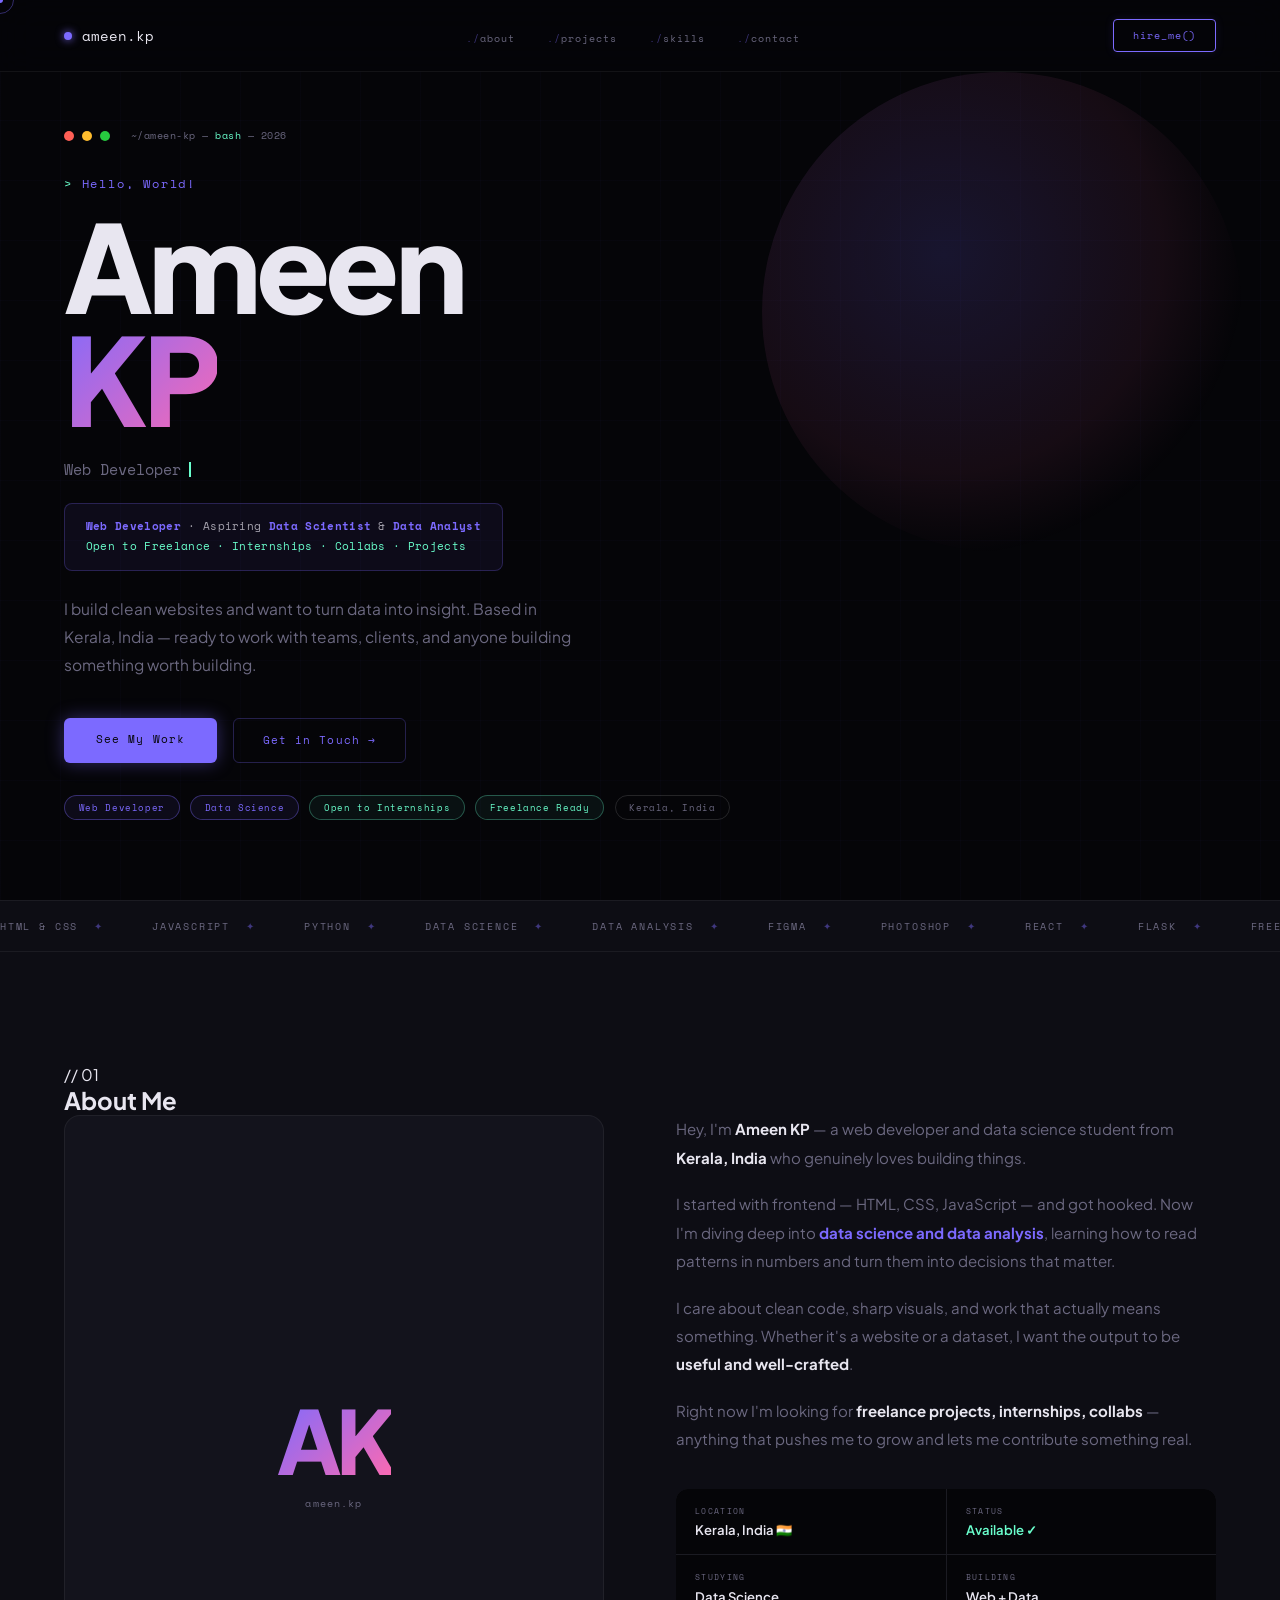
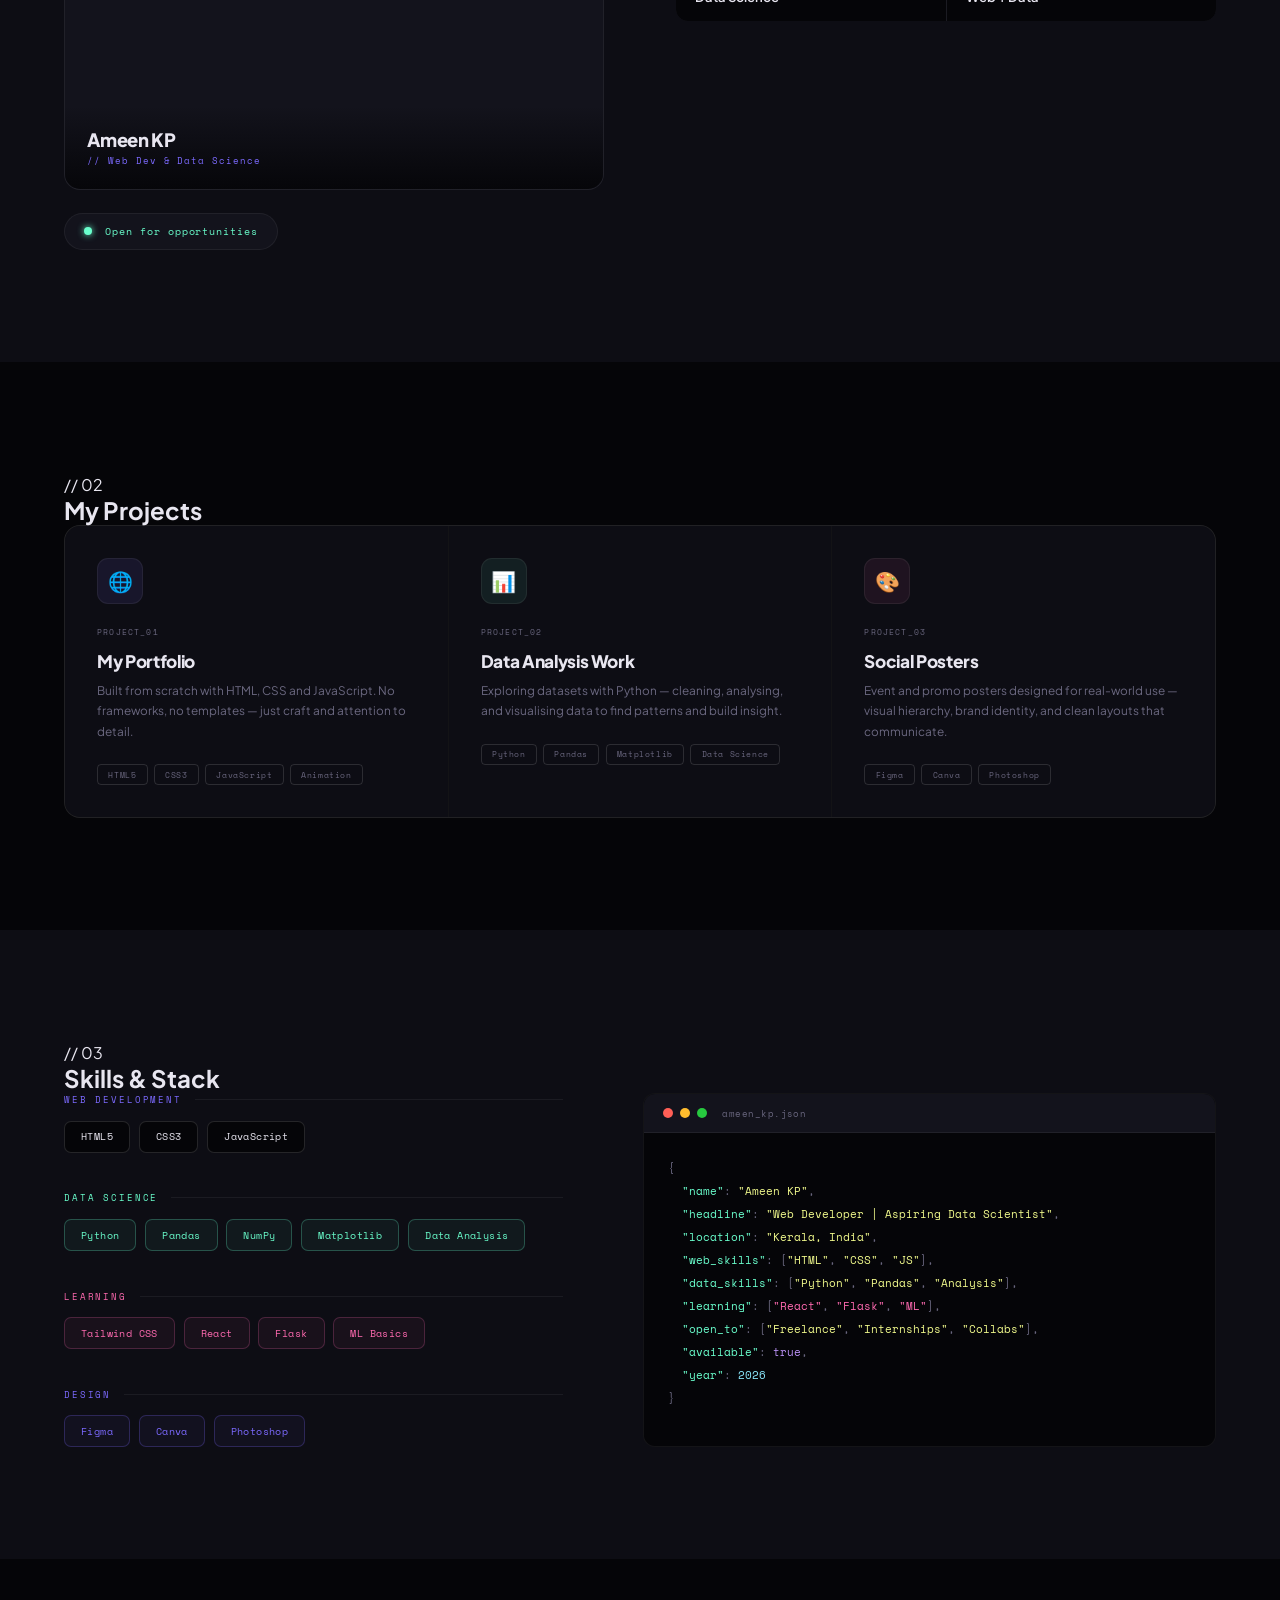
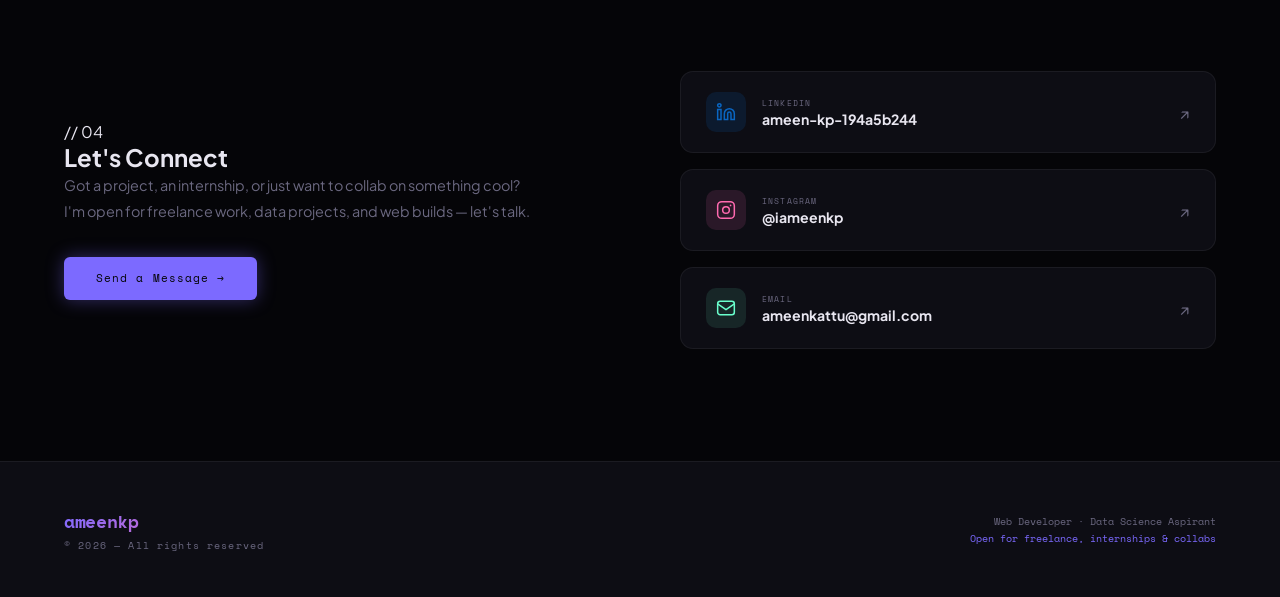
<file: index.html>
<!DOCTYPE html>
<html lang="en">
<head>
<meta charset="UTF-8">
<meta name="viewport" content="width=device-width, initial-scale=1.0">
<title>Ameen KP — Web Developer & Data Science Aspirant</title>
<link href="https://fonts.googleapis.com/css2?family=Space+Mono:wght@400;700&family=Plus+Jakarta+Sans:wght@400;500;600;700;800&display=swap" rel="stylesheet">
<link rel="stylesheet" href="style.css">
</head>
<body>

<div id="cur"></div>
<div id="cur-ring"></div>

<!-- NAV -->
<nav>
  <a href="#" class="nav-logo">
    <div class="nav-dot"></div> ameen.kp
  </a>
  <ul class="nav-links">
    <li><a href="#about">about</a></li>
    <li><a href="#projects">projects</a></li>
    <li><a href="#skills">skills</a></li>
    <li><a href="#contact">contact</a></li>
  </ul>
  <a href="mailto:ameenkattu@gmail.com" class="nav-btn">hire_me()</a>
</nav>

<!-- HERO -->
<section class="hero">
  <div class="hero-orb"></div>
  <div class="hero-inner">

    <div class="terminal-bar">
      <div class="t-dot r"></div>
      <div class="t-dot y"></div>
      <div class="t-dot g"></div>
      <span class="terminal-text">~/ameen-kp — <em>bash</em> — 2026</span>
    </div>

    <div class="hero-greeting">Hello, World!</div>

    <h1 class="hero-name">
      Ameen<br>
      <span class="grad">KP</span>
    </h1>

    <div class="hero-typewriter">
      <span id="typed"></span><span class="blink"></span>
    </div>

    <div class="headline-card">
      <p>
        <strong>Web Developer</strong> · Aspiring <strong>Data Scientist</strong> &amp; <strong>Data Analyst</strong><br>
        <em>Open to Freelance · Internships · Collabs · Projects</em>
      </p>
    </div>

    <p class="hero-desc">
      I build clean websites and want to turn data into insight. Based in Kerala, India — ready to work with teams, clients, and anyone building something worth building.
    </p>

    <div class="hero-actions">
      <a href="#projects" class="btn-neon">See My Work</a>
      <a href="#contact" class="btn-ghost">Get in Touch →</a>
    </div>

    <div class="hero-chips">
      <span class="chip v">Web Developer</span>
      <span class="chip v">Data Science</span>
      <span class="chip g">Open to Internships</span>
      <span class="chip g">Freelance Ready</span>
      <span class="chip">Kerala, India</span>
    </div>

  </div>
</section>

<!-- MARQUEE -->
<div class="marquee-wrap">
  <div class="marquee-inner">
    <span class="m-item">HTML &amp; CSS <span>✦</span></span>
    <span class="m-item">JavaScript <span>✦</span></span>
    <span class="m-item">Python <span>✦</span></span>
    <span class="m-item">Data Science <span>✦</span></span>
    <span class="m-item">Data Analysis <span>✦</span></span>
    <span class="m-item">Figma <span>✦</span></span>
    <span class="m-item">Photoshop <span>✦</span></span>
    <span class="m-item">React <span>✦</span></span>
    <span class="m-item">Flask <span>✦</span></span>
    <span class="m-item">Freelance <span>✦</span></span>
    <span class="m-item">Internships <span>✦</span></span>
    <span class="m-item">Collabs <span>✦</span></span>
    <span class="m-item">HTML &amp; CSS <span>✦</span></span>
    <span class="m-item">JavaScript <span>✦</span></span>
    <span class="m-item">Python <span>✦</span></span>
    <span class="m-item">Data Science <span>✦</span></span>
    <span class="m-item">Data Analysis <span>✦</span></span>
    <span class="m-item">Figma <span>✦</span></span>
    <span class="m-item">Photoshop <span>✦</span></span>
    <span class="m-item">React <span>✦</span></span>
    <span class="m-item">Flask <span>✦</span></span>
    <span class="m-item">Freelance <span>✦</span></span>
    <span class="m-item">Internships <span>✦</span></span>
    <span class="m-item">Collabs <span>✦</span></span>
  </div>
</div>

<!-- ABOUT -->
<section class="about-section reveal" id="about">
  <div class="s-num">// 01</div>
  <h2 class="s-title">About <span>Me</span></h2>

  <div class="about-grid">
    <div class="avatar-block">
      <div class="avatar-card">
        <div class="avatar-initials-wrap">
          <div class="avatar-letters">AK</div>
          <div class="avatar-sub">ameen.kp</div>
        </div>
        <div class="avatar-overlay">
          <div class="avatar-name">Ameen KP</div>
          <div class="avatar-role">// Web Dev &amp; Data Science</div>
        </div>
      </div>
      <div class="status-pill">
        <div class="status-dot"></div>
        <span class="status-text">Open for opportunities</span>
      </div>
    </div>

    <div class="about-text">
      <p>Hey, I'm <strong>Ameen KP</strong> — a web developer and data science student from <strong>Kerala, India</strong> who genuinely loves building things.</p>
      <p>I started with frontend — HTML, CSS, JavaScript — and got hooked. Now I'm diving deep into <strong class="hi">data science and data analysis</strong>, learning how to read patterns in numbers and turn them into decisions that matter.</p>
      <p>I care about clean code, sharp visuals, and work that actually means something. Whether it's a website or a dataset, I want the output to be <strong>useful and well-crafted</strong>.</p>
      <p>Right now I'm looking for <strong>freelance projects, internships, collabs</strong> — anything that pushes me to grow and lets me contribute something real.</p>

      <div class="info-cells">
        <div class="info-cell">
          <div class="ic-label">Location</div>
          <div class="ic-val">Kerala, India 🇮🇳</div>
        </div>
        <div class="info-cell">
          <div class="ic-label">Status</div>
          <div class="ic-val" style="color:var(--neon3)">Available ✓</div>
        </div>
        <div class="info-cell">
          <div class="ic-label">Studying</div>
          <div class="ic-val">Data Science</div>
        </div>
        <div class="info-cell">
          <div class="ic-label">Building</div>
          <div class="ic-val">Web + Data</div>
        </div>
      </div>
    </div>
  </div>
</section>

<!-- PROJECTS -->
<section class="projects-section reveal" id="projects">
  <div class="s-num">// 02</div>
  <h2 class="s-title">My <span>Projects</span></h2>

  <div class="projects-grid">
    <div class="pj-card reveal">
      <div class="pj-icon c1">🌐</div>
      <div class="pj-ref">PROJECT_01</div>
      <div class="pj-title">My Portfolio</div>
      <div class="pj-desc">Built from scratch with HTML, CSS and JavaScript. No frameworks, no templates — just craft and attention to detail.</div>
      <div class="pj-tags">
        <span class="pj-tag">HTML5</span>
        <span class="pj-tag">CSS3</span>
        <span class="pj-tag">JavaScript</span>
        <span class="pj-tag">Animation</span>
      </div>
    </div>

    <div class="pj-card reveal">
      <div class="pj-icon c2">📊</div>
      <div class="pj-ref">PROJECT_02</div>
      <div class="pj-title">Data Analysis Work</div>
      <div class="pj-desc">Exploring datasets with Python — cleaning, analysing, and visualising data to find patterns and build insight.</div>
      <div class="pj-tags">
        <span class="pj-tag">Python</span>
        <span class="pj-tag">Pandas</span>
        <span class="pj-tag">Matplotlib</span>
        <span class="pj-tag">Data Science</span>
      </div>
    </div>

    <div class="pj-card reveal">
      <div class="pj-icon c3">🎨</div>
      <div class="pj-ref">PROJECT_03</div>
      <div class="pj-title">Social Posters</div>
      <div class="pj-desc">Event and promo posters designed for real-world use — visual hierarchy, brand identity, and clean layouts that communicate.</div>
      <div class="pj-tags">
        <span class="pj-tag">Figma</span>
        <span class="pj-tag">Canva</span>
        <span class="pj-tag">Photoshop</span>
      </div>
    </div>
  </div>
</section>

<!-- SKILLS -->
<section class="skills-section reveal" id="skills">
  <div class="s-num">// 03</div>
  <h2 class="s-title">Skills &amp; <span>Stack</span></h2>

  <div class="skills-wrap">
    <div class="skill-groups">
      <div>
        <div class="sg-label">Web Development</div>
        <div class="skill-pills">
          <span class="sp">HTML5</span>
          <span class="sp">CSS3</span>
          <span class="sp">JavaScript</span>
        </div>
      </div>
      <div>
        <div class="sg-label green">Data Science</div>
        <div class="skill-pills">
          <span class="sp ds">Python</span>
          <span class="sp ds">Pandas</span>
          <span class="sp ds">NumPy</span>
          <span class="sp ds">Matplotlib</span>
          <span class="sp ds">Data Analysis</span>
        </div>
      </div>
      <div>
        <div class="sg-label pink">Learning</div>
        <div class="skill-pills">
          <span class="sp learn">Tailwind CSS</span>
          <span class="sp learn">React</span>
          <span class="sp learn">Flask</span>
          <span class="sp learn">ML Basics</span>
        </div>
      </div>
      <div>
        <div class="sg-label" style="color:var(--neon)">Design</div>
        <div class="skill-pills">
          <span class="sp design">Figma</span>
          <span class="sp design">Canva</span>
          <span class="sp design">Photoshop</span>
        </div>
      </div>
    </div>

    <div class="code-block">
      <div class="cb-top">
        <div class="cb-dot r"></div>
        <div class="cb-dot y"></div>
        <div class="cb-dot g"></div>
        <span class="cb-file">ameen_kp.json</span>
      </div>
      <div class="cb-body">
        <div><span class="c-m">{</span></div>
        <div>&nbsp;&nbsp;<span class="c-b">"name"</span><span class="c-m">: </span><span class="c-v">"Ameen KP"</span><span class="c-m">,</span></div>
        <div>&nbsp;&nbsp;<span class="c-b">"headline"</span><span class="c-m">: </span><span class="c-v">"Web Developer | Aspiring Data Scientist"</span><span class="c-m">,</span></div>
        <div>&nbsp;&nbsp;<span class="c-b">"location"</span><span class="c-m">: </span><span class="c-v">"Kerala, India"</span><span class="c-m">,</span></div>
        <div>&nbsp;&nbsp;<span class="c-b">"web_skills"</span><span class="c-m">: [</span><span class="c-v">"HTML"</span><span class="c-m">, </span><span class="c-v">"CSS"</span><span class="c-m">, </span><span class="c-v">"JS"</span><span class="c-m">],</span></div>
        <div>&nbsp;&nbsp;<span class="c-b">"data_skills"</span><span class="c-m">: [</span><span class="c-v">"Python"</span><span class="c-m">, </span><span class="c-v">"Pandas"</span><span class="c-m">, </span><span class="c-v">"Analysis"</span><span class="c-m">],</span></div>
        <div>&nbsp;&nbsp;<span class="c-b">"learning"</span><span class="c-m">: [</span><span class="c-s">"React"</span><span class="c-m">, </span><span class="c-s">"Flask"</span><span class="c-m">, </span><span class="c-s">"ML"</span><span class="c-m">],</span></div>
        <div>&nbsp;&nbsp;<span class="c-b">"open_to"</span><span class="c-m">: [</span><span class="c-v">"Freelance"</span><span class="c-m">, </span><span class="c-v">"Internships"</span><span class="c-m">, </span><span class="c-v">"Collabs"</span><span class="c-m">],</span></div>
        <div>&nbsp;&nbsp;<span class="c-b">"available"</span><span class="c-m">: </span><span class="c-k">true</span><span class="c-m">,</span></div>
        <div>&nbsp;&nbsp;<span class="c-b">"year"</span><span class="c-m">: </span><span class="c-t">2026</span></div>
        <div><span class="c-m">}</span></div>
      </div>
    </div>
  </div>
</section>

<!-- CONTACT -->
<section class="contact-section reveal" id="contact">
  <div class="contact-grid">
    <div>
      <div class="s-num">// 04</div>
      <h2 class="s-title">Let's <span>Connect</span></h2>
      <p class="contact-tagline">
        Got a project, an internship, or just want to collab on something cool?<br>
        I'm open for freelance work, data projects, and web builds — let's talk.
      </p>
      <a href="mailto:ameenkattu@gmail.com" class="btn-neon">Send a Message →</a>
    </div>

    <div class="contact-links">

      <!-- LinkedIn -->
      <a href="https://linkedin.com/in/ameen-kp-194a5b244" target="_blank" class="cl-card">
        <div class="cl-left">
          <div class="cl-icon li">
            <svg viewBox="0 0 24 24" fill="none" xmlns="http://www.w3.org/2000/svg">
              <rect width="24" height="24" rx="4" fill="none"/>
              <path d="M16 8a6 6 0 0 1 6 6v7h-4v-7a2 2 0 0 0-2-2 2 2 0 0 0-2 2v7h-4v-7a6 6 0 0 1 6-6z" stroke="#0a66c2" stroke-width="1.8" fill="none"/>
              <rect x="2" y="9" width="4" height="12" stroke="#0a66c2" stroke-width="1.8" fill="none"/>
              <circle cx="4" cy="4" r="2" stroke="#0a66c2" stroke-width="1.8" fill="none"/>
            </svg>
          </div>
          <div>
            <div class="cl-platform">LinkedIn</div>
            <div class="cl-handle">ameen-kp-194a5b244</div>
          </div>
        </div>
        <div class="cl-arrow">↗</div>
      </a>

      <!-- Instagram -->
      <a href="https://instagram.com/iameenkp" target="_blank" class="cl-card">
        <div class="cl-left">
          <div class="cl-icon ig">
            <svg viewBox="0 0 24 24" fill="none" xmlns="http://www.w3.org/2000/svg">
              <rect x="2" y="2" width="20" height="20" rx="5" stroke="#ff6ab0" stroke-width="1.8" fill="none"/>
              <circle cx="12" cy="12" r="4" stroke="#ff6ab0" stroke-width="1.8" fill="none"/>
              <circle cx="17.5" cy="6.5" r="1" fill="#ff6ab0"/>
            </svg>
          </div>
          <div>
            <div class="cl-platform">Instagram</div>
            <div class="cl-handle">@iameenkp</div>
          </div>
        </div>
        <div class="cl-arrow">↗</div>
      </a>

      <!-- Email -->
      <a href="mailto:ameenkattu@gmail.com" class="cl-card">
        <div class="cl-left">
          <div class="cl-icon em">
            <svg viewBox="0 0 24 24" fill="none" xmlns="http://www.w3.org/2000/svg">
              <rect x="2" y="4" width="20" height="16" rx="3" stroke="#6affcd" stroke-width="1.8" fill="none"/>
              <path d="M2 7l10 7 10-7" stroke="#6affcd" stroke-width="1.8" stroke-linejoin="round"/>
            </svg>
          </div>
          <div>
            <div class="cl-platform">Email</div>
            <div class="cl-handle">ameenkattu@gmail.com</div>
          </div>
        </div>
        <div class="cl-arrow">↗</div>
      </a>

    </div>
  </div>
</section>

<!-- FOOTER -->
<footer>
  <div class="footer-inner">
    <div class="footer-brand">
      <div class="footer-name">ameenkp</div>
      <div class="footer-year">© 2026 — All rights reserved</div>
    </div>
    <div class="footer-copy">
      Web Developer · Data Science Aspirant<br>
      <span>Open for freelance, internships &amp; collabs</span>
    </div>
  </div>
</footer>
<script src="script.js"></script>
</body>
</html>
</file>
<file: style.css>
:root {
  --bg: #050508;
  --surface: #0d0d14;
  --surface2: #13131c;
  --border: rgba(255,255,255,0.06);
  --border2: rgba(255,255,255,0.13);
  --text: #e8e6f0;
  --muted: #6b6880;
  --neon: #7c6aff;
  --neon2: #ff6ab0;
  --neon3: #6affcd;
}
*, *::before, *::after { box-sizing: border-box; margin: 0; padding: 0; }
html { scroll-behavior: smooth; }
body { background: var(--bg); color: var(--text); font-family: 'Plus Jakarta Sans', sans-serif; overflow-x: hidden; cursor: none; }

#cur { position: fixed; width: 6px; height: 6px; background: var(--neon); border-radius: 50%; pointer-events: none; z-index: 9999; transform: translate(-50%,-50%); }
#cur-ring { position: fixed; width: 28px; height: 28px; border: 1px solid var(--neon); border-radius: 50%; pointer-events: none; z-index: 9998; transform: translate(-50%,-50%); transition: all 0.14s ease; opacity: 0.4; }

body::before {
  content: '';
  position: fixed; inset: 0;
  background-image: linear-gradient(rgba(124,106,255,0.025) 1px, transparent 1px), linear-gradient(90deg, rgba(124,106,255,0.025) 1px, transparent 1px);
  background-size: 60px 60px;
  pointer-events: none; z-index: 0;
}

/* NAV */
nav {
  position: fixed; top: 0; left: 0; right: 0; z-index: 500;
  display: flex; align-items: center; justify-content: space-between;
  padding: 1.2rem 5vw;
  background: rgba(5,5,8,0.88);
  backdrop-filter: blur(18px);
  border-bottom: 1px solid var(--border);
}
.nav-logo { font-family: 'Space Mono', monospace; font-size: 0.88rem; color: var(--text); text-decoration: none; display: flex; align-items: center; gap: 0.6rem; }
.nav-dot { width: 8px; height: 8px; background: var(--neon); border-radius: 50%; box-shadow: 0 0 8px var(--neon); animation: glow-pulse 2.2s ease-in-out infinite; }
@keyframes glow-pulse { 0%,100%{ box-shadow: 0 0 6px var(--neon); opacity:1; } 50%{ box-shadow: 0 0 18px var(--neon); opacity:0.6; } }
.nav-links { display: flex; gap: 2rem; list-style: none; }
.nav-links a { font-family: 'Space Mono', monospace; font-size: 0.63rem; letter-spacing: 0.1em; color: var(--muted); text-decoration: none; transition: color 0.2s; }
.nav-links a:hover { color: var(--neon); }
.nav-links a::before { content: './'; color: var(--neon); opacity: 0.45; }
.nav-btn { font-family: 'Space Mono', monospace; font-size: 0.63rem; letter-spacing: 0.1em; color: var(--neon); border: 1px solid var(--neon); padding: 0.5rem 1.2rem; text-decoration: none; border-radius: 4px; transition: all 0.2s; box-shadow: 0 0 10px rgba(124,106,255,0.12); }
.nav-btn:hover { background: var(--neon); color: var(--bg); box-shadow: 0 0 22px rgba(124,106,255,0.45); }

/* HERO */
.hero { position: relative; min-height: 100vh; display: flex; align-items: center; padding: 8rem 5vw 5rem; z-index: 1; }
.hero-orb { position: absolute; top: 8%; right: 3%; width: 480px; height: 480px; border-radius: 50%; background: radial-gradient(circle at 38% 38%, rgba(124,106,255,0.16), rgba(255,106,176,0.07) 52%, transparent 72%); pointer-events: none; animation: orb-drift 9s ease-in-out infinite; }
@keyframes orb-drift { 0%,100%{ transform: translateY(0) scale(1); } 50%{ transform: translateY(-28px) scale(1.04); } }
.hero-inner { max-width: 860px; }

.terminal-bar { display: flex; align-items: center; gap: 0.5rem; margin-bottom: 2rem; opacity: 0; animation: rise 0.6s ease 0.1s forwards; }
.t-dot { width: 10px; height: 10px; border-radius: 50%; }
.t-dot.r { background: #ff5f56; } .t-dot.y { background: #ffbd2e; } .t-dot.g { background: #27c93f; }
.terminal-text { font-family: 'Space Mono', monospace; font-size: 0.63rem; color: var(--muted); margin-left: 0.8rem; letter-spacing: 0.05em; }
.terminal-text em { color: var(--neon3); font-style: normal; }

.hero-greeting { font-family: 'Space Mono', monospace; font-size: 0.75rem; color: var(--neon); letter-spacing: 0.15em; margin-bottom: 1rem; opacity: 0; animation: rise 0.6s ease 0.2s forwards; }
.hero-greeting::before { content: '> '; color: var(--neon3); }

.hero-name { font-family: 'Plus Jakarta Sans', sans-serif; font-weight: 800; font-size: clamp(3.8rem, 9.5vw, 8.5rem); line-height: 0.93; letter-spacing: -0.04em; opacity: 0; animation: rise 0.7s ease 0.3s forwards; }
.hero-name .grad { background: linear-gradient(135deg, var(--neon), var(--neon2)); -webkit-background-clip: text; -webkit-text-fill-color: transparent; background-clip: text; }

.hero-typewriter { font-family: 'Space Mono', monospace; font-size: clamp(0.72rem, 1.4vw, 0.95rem); color: var(--muted); margin-top: 1.5rem; display: flex; align-items: center; gap: 0.5rem; opacity: 0; animation: rise 0.7s ease 0.45s forwards; }
.blink { display: inline-block; width: 2px; height: 1em; background: var(--neon3); animation: blink-anim 1s step-end infinite; vertical-align: text-bottom; }
@keyframes blink-anim { 50%{ opacity: 0; } }

.headline-card { margin-top: 1.4rem; display: inline-block; background: rgba(124,106,255,0.07); border: 1px solid rgba(124,106,255,0.25); border-radius: 8px; padding: 0.85rem 1.3rem; opacity: 0; animation: rise 0.7s ease 0.58s forwards; }
.headline-card p { font-family: 'Space Mono', monospace; font-size: 0.66rem; line-height: 1.85; color: rgba(232,230,240,0.7); letter-spacing: 0.03em; }
.headline-card p strong { color: var(--neon); }
.headline-card p em { color: var(--neon3); font-style: normal; }

.hero-desc { font-size: 0.97rem; line-height: 1.82; color: var(--muted); max-width: 510px; margin-top: 1.5rem; opacity: 0; animation: rise 0.7s ease 0.7s forwards; }

.hero-actions { display: flex; gap: 1rem; margin-top: 2.4rem; flex-wrap: wrap; opacity: 0; animation: rise 0.7s ease 0.82s forwards; }
.btn-neon { font-family: 'Space Mono', monospace; font-size: 0.68rem; letter-spacing: 0.1em; color: var(--bg); background: var(--neon); padding: 0.85rem 2rem; border-radius: 6px; text-decoration: none; box-shadow: 0 0 18px rgba(124,106,255,0.38); transition: all 0.22s; display: inline-block; }
.btn-neon:hover { transform: translateY(-3px); box-shadow: 0 0 36px rgba(124,106,255,0.58); }
.btn-ghost { font-family: 'Space Mono', monospace; font-size: 0.68rem; letter-spacing: 0.1em; color: var(--neon); border: 1px solid rgba(124,106,255,0.28); padding: 0.85rem 1.8rem; border-radius: 6px; text-decoration: none; transition: all 0.22s; }
.btn-ghost:hover { border-color: var(--neon); background: rgba(124,106,255,0.07); transform: translateY(-3px); }

.hero-chips { display: flex; flex-wrap: wrap; gap: 0.65rem; margin-top: 2rem; opacity: 0; animation: rise 0.7s ease 0.96s forwards; }
.chip { font-family: 'Space Mono', monospace; font-size: 0.58rem; letter-spacing: 0.07em; padding: 0.32rem 0.85rem; border: 1px solid var(--border2); border-radius: 100px; color: var(--muted); transition: all 0.2s; }
.chip.v { border-color: rgba(124,106,255,0.38); color: var(--neon); background: rgba(124,106,255,0.07); }
.chip.g { border-color: rgba(106,255,205,0.3); color: var(--neon3); background: rgba(106,255,205,0.05); }

@keyframes rise { from { opacity: 0; transform: translateY(18px); } to { opacity: 1; transform: translateY(0); } }

/* MARQUEE */
.marquee-wrap { border-top: 1px solid var(--border); border-bottom: 1px solid var(--border); padding: 1.1rem 0; overflow: hidden; position: relative; z-index: 1; background: var(--surface); }
.marquee-inner { display: flex; gap: 3rem; animation: scroll-left 22s linear infinite; width: max-content; }
.m-item { font-family: 'Space Mono', monospace; font-size: 0.63rem; letter-spacing: 0.18em; text-transform: uppercase; color: var(--muted); white-space: nowrap; display: flex; align-items: center; gap: 1rem; }
.m-item span { color: var(--neon); opacity: 0.45; }
@keyframes scroll-left { from { transform: translateX(0); } to { transform: translateX(-50%); } }

/* ABOUT */
.about-section { background: var(--surface); padding: 7rem 5vw; position: relative; z-index: 1; }
.about-grid { display: grid; grid-template-columns: 1fr 1fr; gap: 4.5rem; align-items: start; }

.avatar-block { display: flex; flex-direction: column; gap: 1.4rem; }
.avatar-card { background: var(--surface2); border: 1px solid var(--border); border-radius: 16px; overflow: hidden; position: relative; aspect-ratio: 4/5; display: flex; align-items: center; justify-content: center; }
.avatar-initials-wrap { display: flex; flex-direction: column; align-items: center; gap: 0.8rem; }
.avatar-letters { font-family: 'Plus Jakarta Sans', sans-serif; font-weight: 800; font-size: 5.5rem; letter-spacing: -0.06em; background: linear-gradient(135deg, var(--neon), var(--neon2)); -webkit-background-clip: text; -webkit-text-fill-color: transparent; background-clip: text; line-height: 1; }
.avatar-sub { font-family: 'Space Mono', monospace; font-size: 0.6rem; color: var(--muted); letter-spacing: 0.12em; }
.avatar-overlay { position: absolute; bottom: 0; left: 0; right: 0; padding: 1.4rem; background: linear-gradient(to top, rgba(5,5,8,0.92), transparent); }
.avatar-name { font-weight: 800; font-size: 1.15rem; letter-spacing: -0.02em; }
.avatar-role { font-family: 'Space Mono', monospace; font-size: 0.58rem; color: var(--neon); margin-top: 0.2rem; letter-spacing: 0.1em; }

.status-pill { display: flex; align-items: center; gap: 0.8rem; background: var(--surface2); border: 1px solid var(--border); border-radius: 100px; padding: 0.65rem 1.2rem; width: fit-content; }
.status-dot { width: 8px; height: 8px; background: var(--neon3); border-radius: 50%; box-shadow: 0 0 7px var(--neon3); animation: glow-pulse 2s infinite; }
.status-text { font-family: 'Space Mono', monospace; font-size: 0.6rem; color: var(--neon3); letter-spacing: 0.1em; }

.about-text p { font-size: 0.94rem; line-height: 1.88; color: var(--muted); margin-bottom: 1.15rem; }
.about-text p strong { color: var(--text); font-weight: 700; }
.about-text p .hi { color: var(--neon); }

.info-cells { display: grid; grid-template-columns: 1fr 1fr; gap: 1px; background: var(--border); border-radius: 12px; overflow: hidden; margin-top: 2.2rem; }
.info-cell { background: var(--bg); padding: 1rem 1.2rem; }
.ic-label { font-family: 'Space Mono', monospace; font-size: 0.53rem; letter-spacing: 0.15em; text-transform: uppercase; color: var(--muted); margin-bottom: 0.3rem; }
.ic-val { font-size: 0.82rem; font-weight: 600; color: var(--text); }

/* PROJECTS */
.projects-section { background: var(--bg); padding: 7rem 5vw; position: relative; z-index: 1; }
.projects-grid { display: grid; grid-template-columns: repeat(3,1fr); gap: 1px; background: var(--border); border: 1px solid var(--border); border-radius: 16px; overflow: hidden; }
.pj-card { background: var(--surface); padding: 2rem; position: relative; overflow: hidden; transition: background 0.28s; cursor: none; }
.pj-card:hover { background: var(--surface2); }
.pj-card::before { content: ''; position: absolute; top: 0; left: 0; right: 0; height: 2px; background: linear-gradient(90deg, var(--neon), var(--neon2)); transform: scaleX(0); transform-origin: left; transition: transform 0.38s cubic-bezier(0.16,1,0.3,1); }
.pj-card:hover::before { transform: scaleX(1); }
.pj-icon { width: 46px; height: 46px; border-radius: 11px; display: flex; align-items: center; justify-content: center; font-size: 1.25rem; margin-bottom: 1.4rem; border: 1px solid var(--border); }
.pj-icon.c1 { background: rgba(124,106,255,0.1); }
.pj-icon.c2 { background: rgba(106,255,205,0.08); }
.pj-icon.c3 { background: rgba(255,106,176,0.08); }
.pj-ref { font-family: 'Space Mono', monospace; font-size: 0.53rem; letter-spacing: 0.14em; color: var(--muted); margin-bottom: 0.75rem; }
.pj-title { font-weight: 800; font-size: 1.08rem; letter-spacing: -0.02em; margin-bottom: 0.55rem; }
.pj-desc { font-size: 0.74rem; color: var(--muted); line-height: 1.72; margin-bottom: 1.4rem; }
.pj-tags { display: flex; flex-wrap: wrap; gap: 0.38rem; }
.pj-tag { font-family: 'Space Mono', monospace; font-size: 0.53rem; letter-spacing: 0.07em; padding: 0.22rem 0.65rem; border-radius: 4px; border: 1px solid var(--border2); color: var(--muted); }

/* SKILLS */
.skills-section { background: var(--surface); padding: 7rem 5vw; position: relative; z-index: 1; }
.skills-wrap { display: grid; grid-template-columns: 1fr 1.15fr; gap: 5rem; }
.skill-groups { display: flex; flex-direction: column; gap: 2.4rem; }
.sg-label { font-family: 'Space Mono', monospace; font-size: 0.58rem; letter-spacing: 0.2em; text-transform: uppercase; color: var(--neon); margin-bottom: 0.9rem; display: flex; align-items: center; gap: 0.8rem; }
.sg-label::after { content: ''; flex: 1; height: 1px; background: var(--border); }
.sg-label.pink { color: var(--neon2); }
.sg-label.green { color: var(--neon3); }
.skill-pills { display: flex; flex-wrap: wrap; gap: 0.55rem; }
.sp { font-family: 'Space Mono', monospace; font-size: 0.63rem; letter-spacing: 0.04em; padding: 0.48rem 1rem; background: var(--bg); border: 1px solid var(--border2); border-radius: 7px; color: var(--text); transition: all 0.2s; }
.sp:hover { border-color: var(--neon); color: var(--neon); background: rgba(124,106,255,0.06); transform: translateY(-2px); }
.sp.ds { border-color: rgba(106,255,205,0.25); color: var(--neon3); background: rgba(106,255,205,0.05); }
.sp.learn { border-color: rgba(255,106,176,0.22); color: var(--neon2); background: rgba(255,106,176,0.05); }
.sp.design { border-color: rgba(124,106,255,0.25); color: var(--neon); background: rgba(124,106,255,0.05); }

.code-block { background: var(--bg); border: 1px solid var(--border); border-radius: 12px; overflow: hidden; font-family: 'Space Mono', monospace; font-size: 0.7rem; }
.cb-top { background: var(--surface2); border-bottom: 1px solid var(--border); padding: 0.78rem 1.2rem; display: flex; align-items: center; gap: 0.45rem; }
.cb-dot { width: 10px; height: 10px; border-radius: 50%; }
.cb-dot.r { background: #ff5f56; } .cb-dot.y { background: #ffbd2e; } .cb-dot.g { background: #27c93f; }
.cb-file { font-size: 0.58rem; color: var(--muted); margin-left: 0.5rem; letter-spacing: 0.05em; }
.cb-body { padding: 1.5rem; line-height: 2.05; }
.c-k { color: #bd93f9; } .c-s { color: var(--neon2); } .c-v { color: #f1fa8c; } .c-b { color: var(--neon3); } .c-m { color: var(--muted); } .c-t { color: #8be9fd; }

/* CONTACT */
.contact-section { background: var(--bg); padding: 7rem 5vw; position: relative; z-index: 1; }
.contact-grid { display: grid; grid-template-columns: 1fr 1fr; gap: 5rem; align-items: center; }
.contact-tagline { font-size: 0.9rem; color: var(--muted); line-height: 1.82; margin-bottom: 2rem; }
.contact-links { display: flex; flex-direction: column; gap: 1rem; }
.cl-card { display: flex; align-items: center; justify-content: space-between; background: var(--surface); border: 1px solid var(--border); border-radius: 13px; padding: 1.25rem 1.55rem; text-decoration: none; transition: all 0.24s; cursor: none; }
.cl-card:hover { border-color: var(--neon); background: rgba(124,106,255,0.05); transform: translateX(5px); }
.cl-left { display: flex; align-items: center; gap: 1rem; }
.cl-icon { width: 40px; height: 40px; border-radius: 10px; display: flex; align-items: center; justify-content: center; flex-shrink: 0; }
.cl-icon svg { width: 20px; height: 20px; }
.cl-icon.li { background: rgba(10,102,194,0.15); }
.cl-icon.ig { background: rgba(255,106,176,0.12); }
.cl-icon.em { background: rgba(106,255,205,0.1); }
.cl-platform { font-family: 'Space Mono', monospace; font-size: 0.53rem; letter-spacing: 0.14em; text-transform: uppercase; color: var(--muted); }
.cl-handle { font-weight: 700; font-size: 0.88rem; color: var(--text); margin-top: 0.12rem; }
.cl-arrow { color: var(--muted); font-size: 1rem; transition: all 0.2s; }
.cl-card:hover .cl-arrow { color: var(--neon); transform: translate(4px,-4px); }

/* FOOTER */
footer { border-top: 1px solid var(--border); padding: 2.8rem 5vw; position: relative; z-index: 1; background: var(--surface); }
.footer-inner { display: flex; align-items: center; justify-content: space-between; flex-wrap: wrap; gap: 1.5rem; }
.footer-brand { font-family: 'Space Mono', monospace; }
.footer-name { font-size: 1.15rem; font-weight: 700; letter-spacing: -0.02em; background: linear-gradient(135deg, var(--neon), var(--neon2)); -webkit-background-clip: text; -webkit-text-fill-color: transparent; background-clip: text; }
.footer-year { font-size: 0.6rem; color: var(--muted); letter-spacing: 0.12em; margin-top: 0.2rem; }
.footer-copy { font-family: 'Space Mono', monospace; font-size: 0.6rem; color: var(--muted); text-align: right; line-height: 1.8; }
.footer-copy span { color: var(--neon); }

/* REVEAL */
.reveal { opacity: 0; transform: translateY(26px); transition: opacity 0.78s ease, transform 0.78s ease; }
.reveal.on { opacity: 1; transform: none; }

/* RESPONSIVE */
@media(max-width:860px){
  .about-grid,.contact-grid,.skills-wrap{ grid-template-columns:1fr; gap:2.5rem; }
  .projects-grid{ grid-template-columns:1fr; }
  .nav-links{ display:none; }
  .hero-orb{ width:260px; height:260px; }
  .footer-inner{ flex-direction:column; align-items:flex-start; }
  .footer-copy{ text-align:left; }
}
</file>
